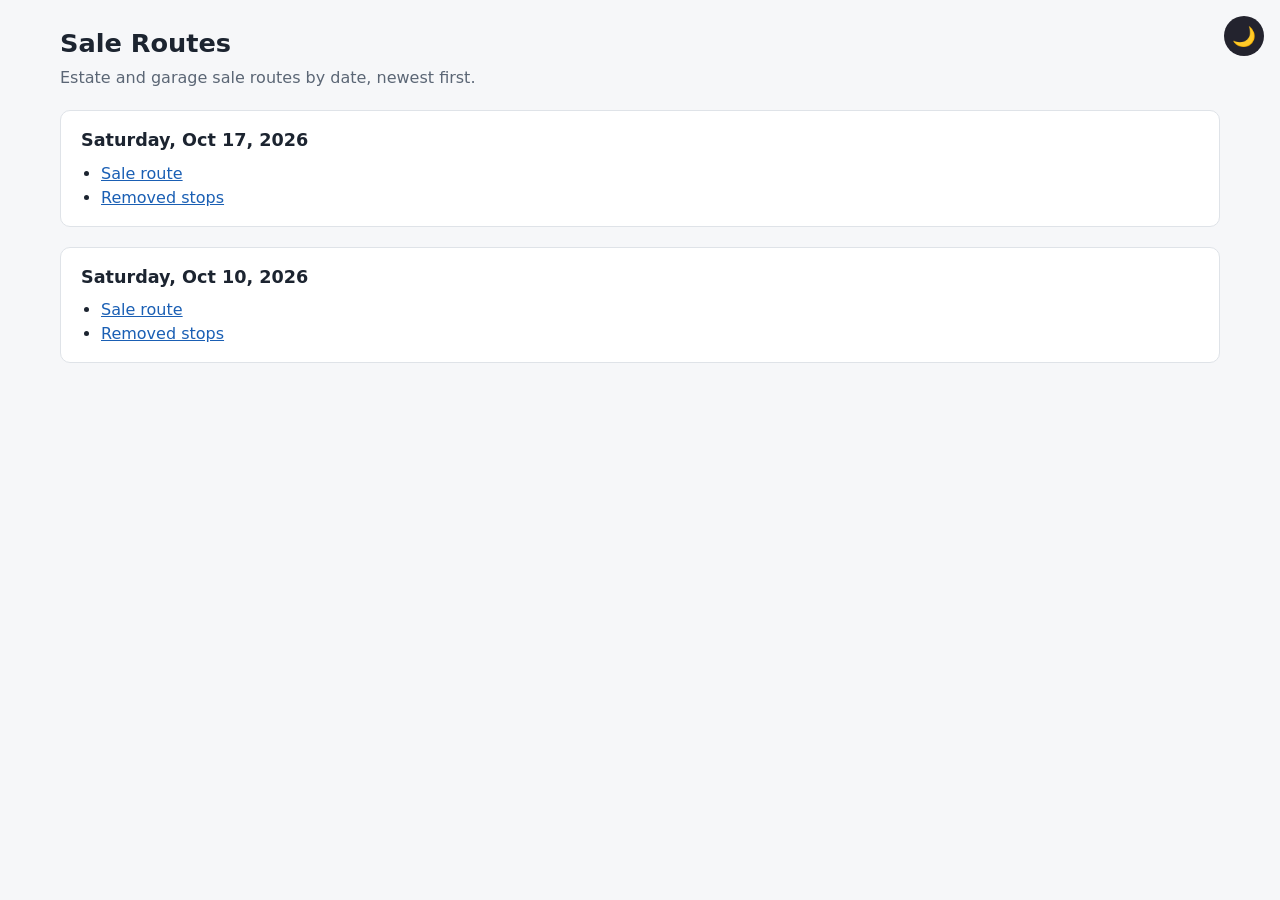
<file: index.html>
<!DOCTYPE html>
<html lang="en">
<head>
<meta charset="utf-8">
<meta name="viewport" content="width=device-width, initial-scale=1">
<title>Sale Routes</title>
<link rel="stylesheet" href="assets/sale-route.css">
<link rel="manifest" href="manifest.webmanifest">
<meta name="theme-color" content="#1a5fb4">
<link rel="icon" href="assets/icon-192.png">
<link rel="apple-touch-icon" href="assets/apple-touch-icon.png">
<meta name="apple-mobile-web-app-title" content="Sale Routes">
<script src="assets/theme.js"></script>
</head>
<body>
<main>
  <h1>Sale Routes</h1>
  <p class="sub">Estate and garage sale routes by date, newest first.</p>
  <div id="dates"></div>
  <p class="note" id="note"></p>
</main>
<script src="assets/index.js"></script>
<script src="assets/app.js"></script>
</body>
</html>
</file>
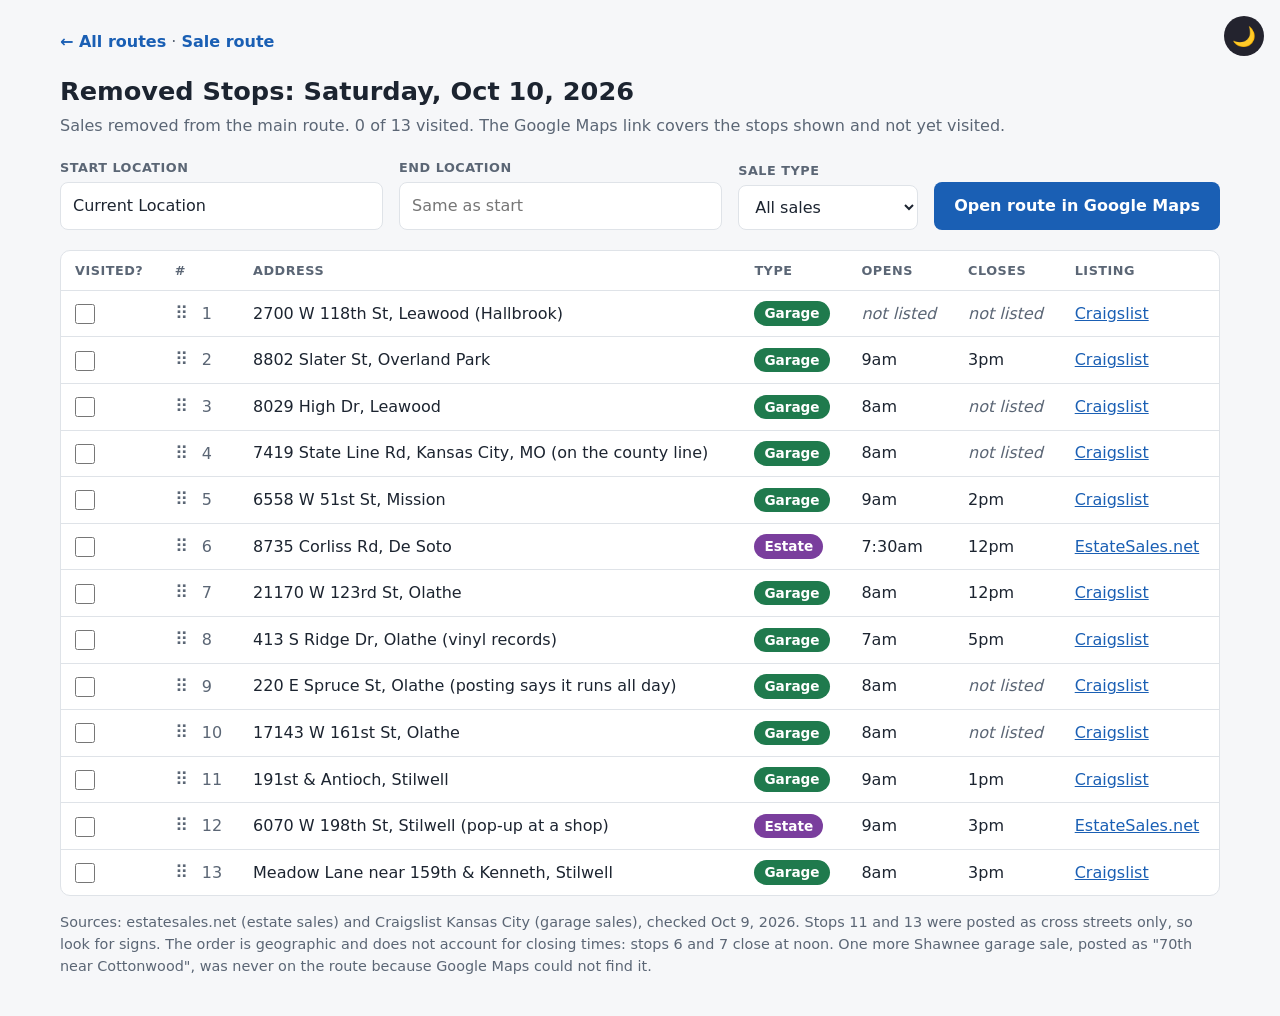
<file: 2026-10-10/removed-stops-2026-10-10.html>
<!DOCTYPE html>
<html lang="en">
<head>
<meta charset="utf-8">
<meta name="viewport" content="width=device-width, initial-scale=1">
<title>Sale Route</title>
<link rel="stylesheet" href="../assets/sale-route.css">
<link rel="manifest" href="../manifest.webmanifest">
<meta name="theme-color" content="#1a5fb4">
<link rel="icon" href="../assets/icon-192.png">
<link rel="apple-touch-icon" href="../assets/apple-touch-icon.png">
<meta name="apple-mobile-web-app-title" content="Sale Routes">
<script src="../assets/theme.js"></script>
</head>
<body>
<main>
  <nav class="crumbs" id="crumbs"><a href="../">← All routes</a></nav>
  <h1 id="heading"></h1>
  <p class="sub"><span id="summary"></span> <span id="progress"></span> <button id="reset-order" class="link" type="button" hidden>Reset to the planned order</button></p>

  <div class="controls">
    <div class="field">
      <label for="start">Start location</label>
      <input id="start" type="text" value="Current Location" autocomplete="off">
    </div>
    <div class="field">
      <label for="end">End location</label>
      <input id="end" type="text" placeholder="Same as start" autocomplete="off">
    </div>
    <div class="field narrow">
      <label for="type-filter">Sale type</label>
      <select id="type-filter">
        <option value="all">All sales</option>
        <option value="estate">Estate sales</option>
        <option value="garage">Garage sales</option>
      </select>
    </div>
    <a id="route-link" class="btn" target="_blank" rel="noopener">Open route in Google Maps</a>
  </div>

  <div class="wrap">
    <table>
      <thead>
        <tr><th>Visited?</th><th>#</th><th>Address</th><th>Type</th><th>Opens</th><th>Closes</th><th>Listing</th></tr>
      </thead>
      <tbody id="stops"></tbody>
    </table>
  </div>

  <p class="note" id="note"></p>
</main>
<script src="../assets/sale-route.js"></script>
<script src="../assets/app.js"></script>
</body>
</html>
</file>
<file: assets/sale-route.css>
:root { --bg: #f6f7f9; --card: #fff; --text: #1c2430; --muted: #5b6675; --line: #dfe3e8; --accent: #1a5fb4; --button: #1a5fb4; --estate: #7a3e9d; --garage: #1f7a4d; }
/* Dark theme colors match nathangawith.com; assets/theme.js sets data-theme. */
:root[data-theme="dark"] { color-scheme: dark; --bg: #1a1a1f; --card: #2a2a33; --text: #e8e8e8; --muted: #9d9dab; --line: #3d3d47; --accent: #4da3ff; }
.theme-toggle { position: fixed; top: 1rem; right: 1rem; z-index: 2; display: flex; align-items: center; justify-content: center; width: 2.5rem; height: 2.5rem; padding: 0; border: none; border-radius: 50%; background-color: #23232e; font-size: 1.2rem; cursor: pointer; }
.theme-toggle:hover { background-color: #141418; }
* { box-sizing: border-box; }
body { margin: 0; padding: 24px 16px; background: var(--bg); color: var(--text); font: 16px/1.5 system-ui, "Segoe UI", sans-serif; }
main { max-width: 1160px; margin: 0 auto; }
.crumbs { margin: 0 0 12px; color: var(--muted); }
.crumbs a { display: inline-block; padding: 6px 0; color: var(--accent); font-weight: 600; text-decoration: none; }
.crumbs a:hover { text-decoration: underline; }
h1 { margin: 0 0 4px; font-size: 1.6rem; }
.sub { margin: 0 0 20px; color: var(--muted); }
.controls { display: flex; flex-wrap: wrap; align-items: flex-end; gap: 12px 16px; }
.field { display: flex; flex-direction: column; gap: 4px; flex: 1 1 280px; max-width: 480px; }
.field label { font-size: 0.8rem; font-weight: 600; text-transform: uppercase; letter-spacing: 0.04em; color: var(--muted); }
.field.narrow { flex: 0 1 180px; }
.field input, .field select { padding: 11px 12px; border: 1px solid var(--line); border-radius: 8px; font: inherit; color: inherit; background: var(--card); }
.field input:focus, .field select:focus { outline: 2px solid var(--accent); outline-offset: 1px; }
.btn { display: inline-block; padding: 12px 20px; border-radius: 8px; background: var(--button); color: #fff; font-weight: 600; text-decoration: none; }
.btn:hover { filter: brightness(1.1); }
.link { padding: 0; border: 0; background: none; font: inherit; color: var(--accent); text-decoration: underline; cursor: pointer; }
.btn[aria-disabled="true"] { background: var(--muted); cursor: not-allowed; }
td.check input { width: 20px; height: 20px; margin: 0; vertical-align: middle; accent-color: var(--accent); cursor: pointer; }
tr.visited td:not(.check) { opacity: 0.45; }
tr.visited td.addr { text-decoration: line-through; }
.wrap { margin-top: 20px; overflow-x: auto; background: var(--card); border: 1px solid var(--line); border-radius: 10px; }
table { width: 100%; border-collapse: collapse; }
th, td { padding: 10px 14px; text-align: left; border-bottom: 1px solid var(--line); white-space: nowrap; }
td.addr { white-space: normal; min-width: 220px; }
th { font-size: 0.8rem; text-transform: uppercase; letter-spacing: 0.04em; color: var(--muted); }
tr:last-child td { border-bottom: 0; }
td.num { color: var(--muted); font-variant-numeric: tabular-nums; }
.handle { margin: 0 8px 0 -6px; padding: 4px 6px; border: 0; border-radius: 6px; background: none; color: var(--muted); font-size: 1.1rem; line-height: 1; cursor: grab; touch-action: none; }
.handle:hover, .handle:focus-visible { background: var(--bg); color: var(--text); }
.handle:active { cursor: grabbing; }
tr.dragging { background: var(--bg); box-shadow: inset 3px 0 0 var(--accent); }
td a:not(.btn) { color: var(--accent); }
.tag { display: inline-block; padding: 2px 10px; border-radius: 999px; font-size: 0.85rem; font-weight: 600; color: #fff; }
.estate { background: var(--estate); }
.garage { background: var(--garage); }
.none { color: var(--muted); font-style: italic; }
.date { margin-top: 20px; padding: 16px 20px; background: var(--card); border: 1px solid var(--line); border-radius: 10px; }
.date h2 { margin: 0 0 8px; font-size: 1.1rem; }
.date ul { margin: 0; padding-left: 20px; }
.date a { color: var(--accent); }
.note { margin-top: 16px; color: var(--muted); font-size: 0.9rem; }
</file>
